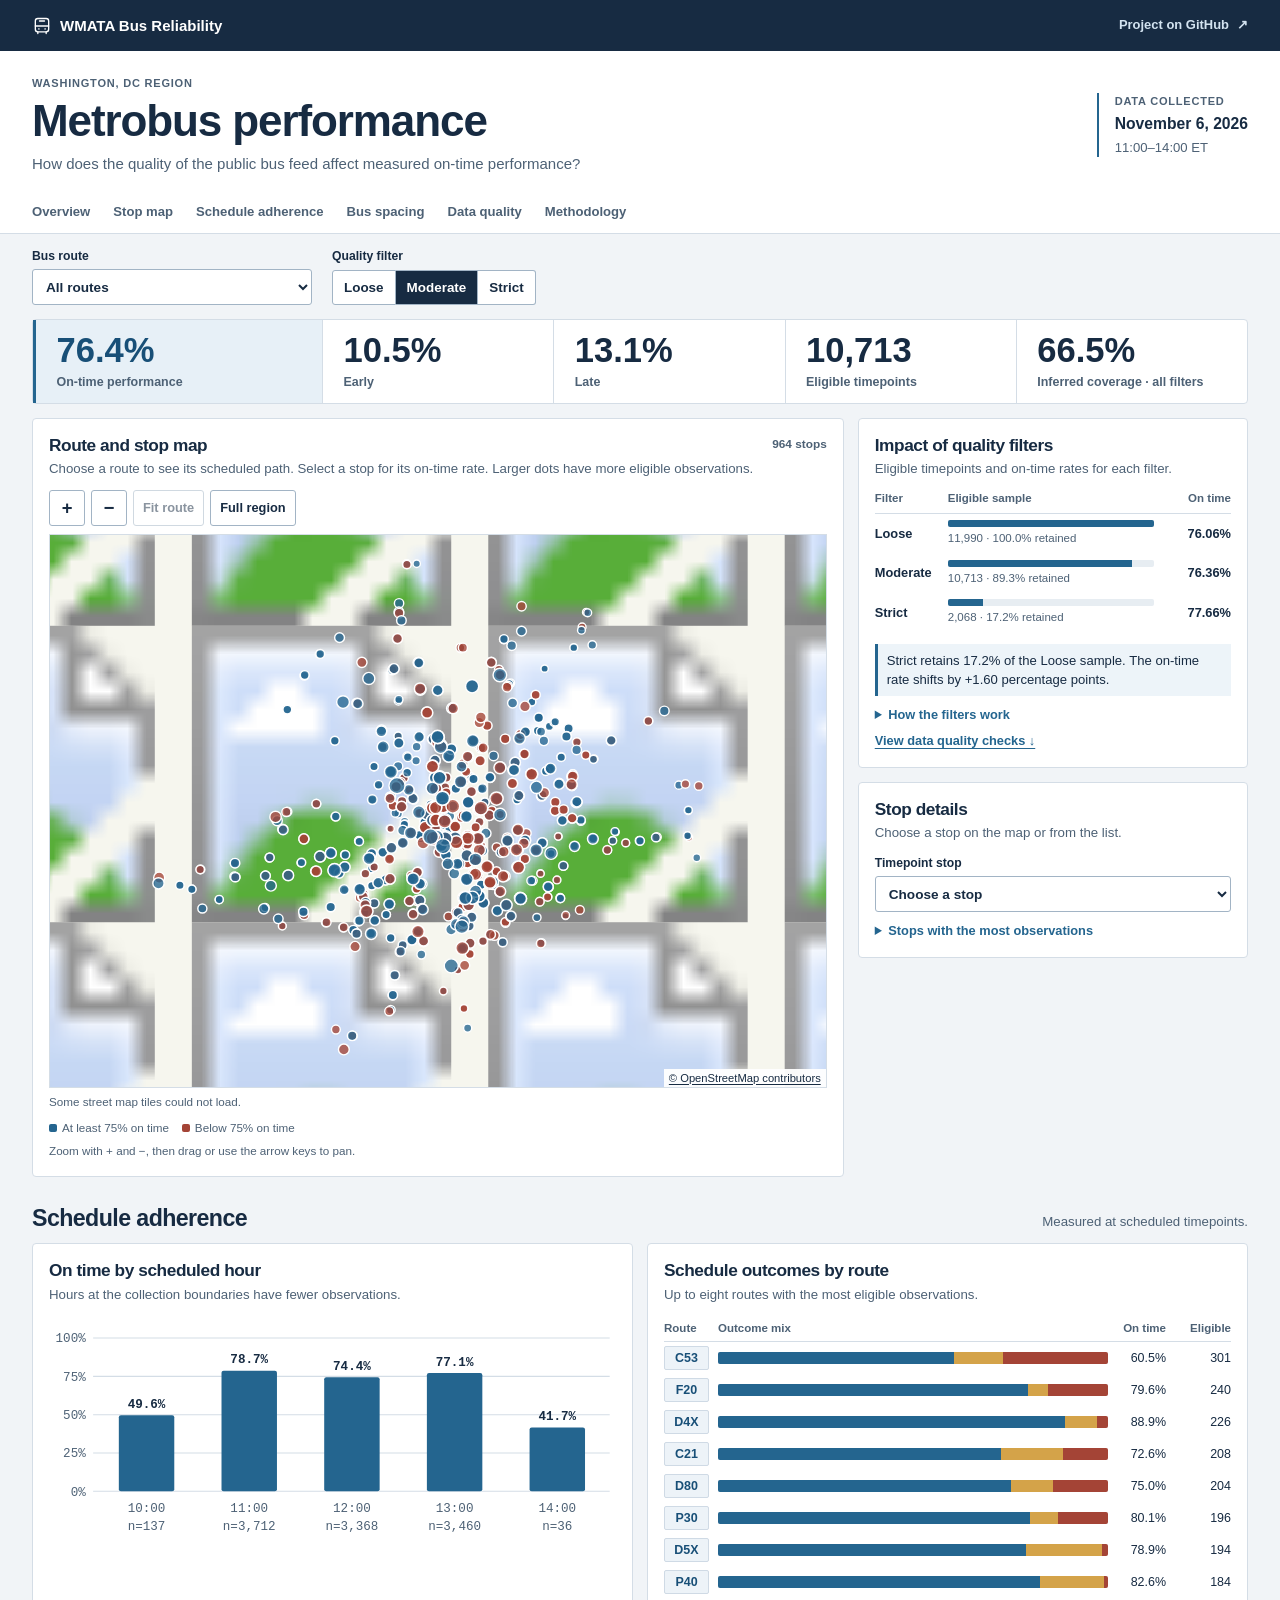
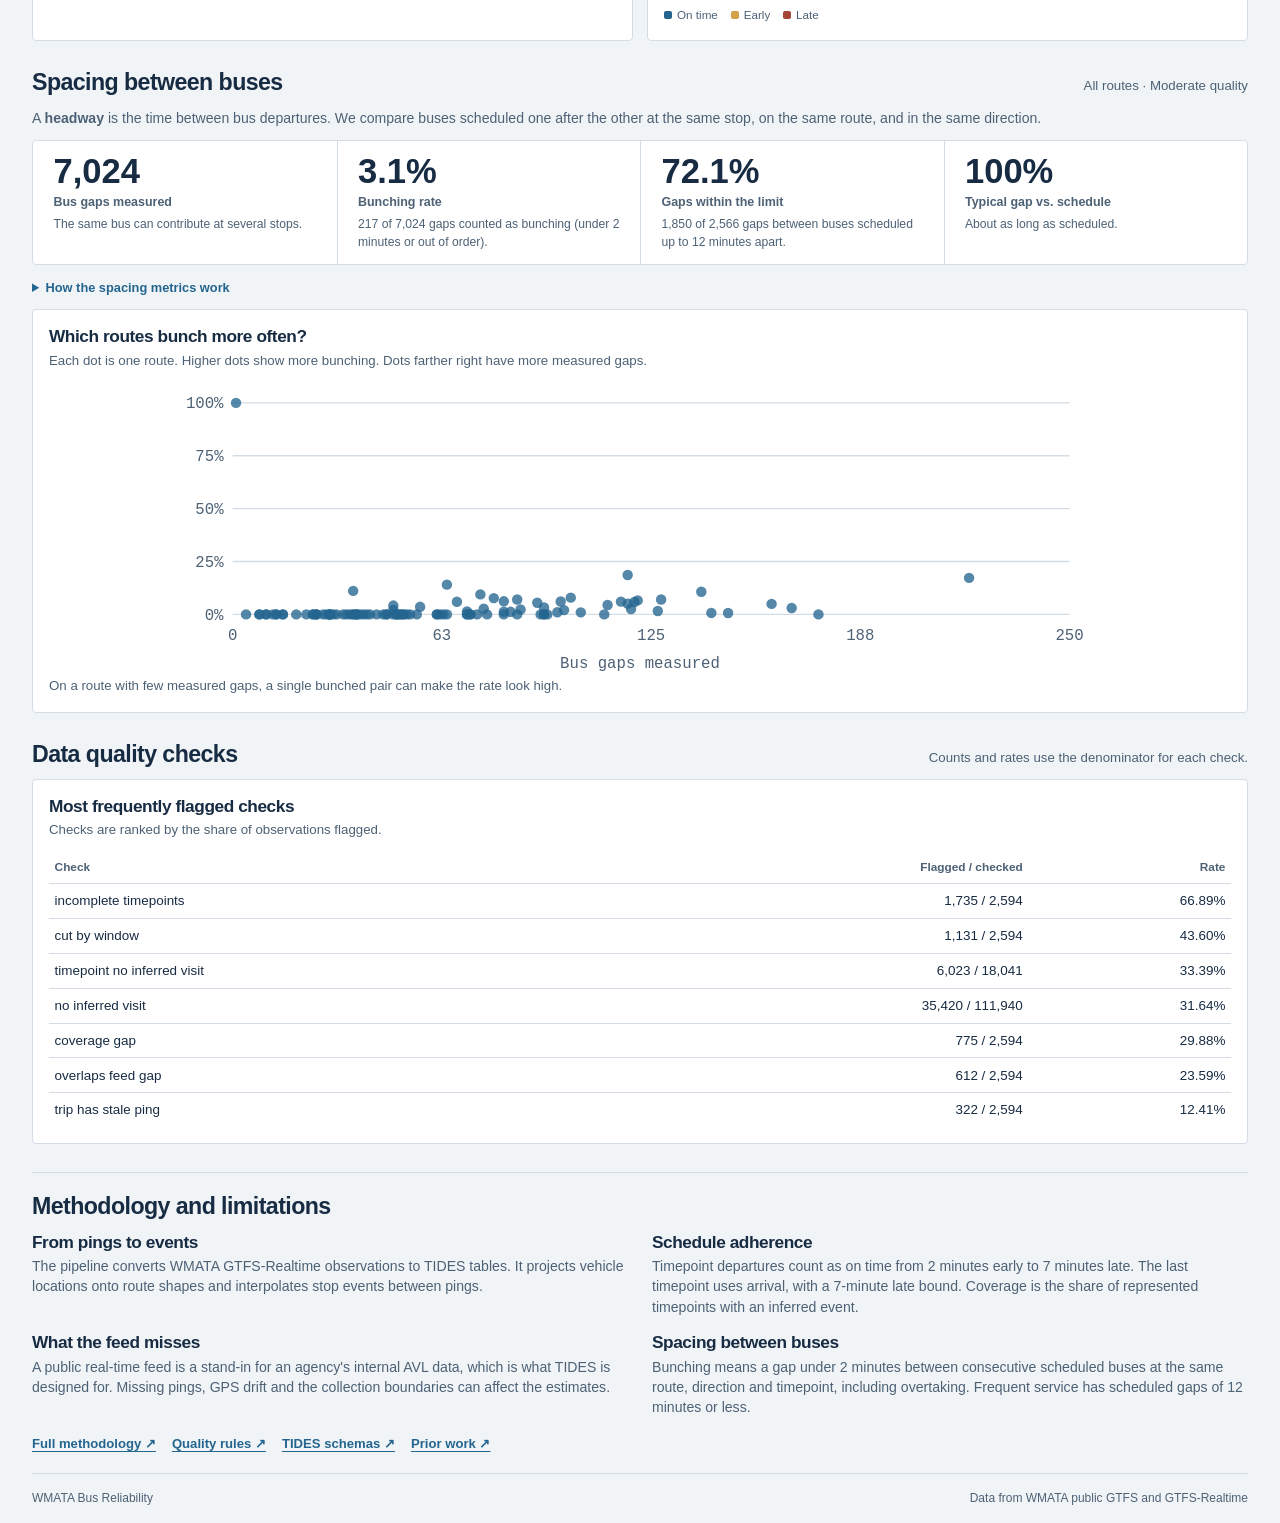
<file: index.html>
<!doctype html>
<html lang="en">
<head>
  <meta charset="utf-8">
  <meta name="viewport" content="width=device-width, initial-scale=1">
  <meta name="description" content="Explore how data quality affects measured on-time performance for WMATA buses.">
  <meta name="theme-color" content="#172b42">
  <title>WMATA Bus Reliability Dashboard</title>
  <link rel="stylesheet" href="style.css?v=6">
  <script defer src="snapshot.js?v=6"></script>
  <script defer src="basemap.js"></script>
  <script defer src="street-map.js"></script>
  <script defer src="map-navigation.js?v=6"></script>
  <script defer src="dashboard.js?v=6"></script>
</head>
<body>
  <a class="skip" href="#dashboard">Skip to dashboard</a>
  <header class="top">
    <div class="wrap masthead">
      <a class="brand" href="#" aria-label="WMATA Bus Reliability home">
        <svg width="20" height="20" viewBox="0 0 24 24" fill="none" stroke="currentColor" stroke-width="1.6" stroke-linecap="round" stroke-linejoin="round" aria-hidden="true">
          <rect x="4" y="3" width="16" height="16" rx="3"/><path d="M4 12h16M7 19v2m10-2v2M8 15.5h.5m7 0h.5M9 6h6"/>
        </svg>
        WMATA Bus Reliability
      </a>
      <a class="source-link" href="https://github.com/Pragyan-dev/wmata-tides-quality">Project on GitHub <span aria-hidden="true">↗</span></a>
    </div>
  </header>

  <div class="intro">
    <div class="wrap intro-inner">
      <div>
        <p class="overline">Washington, DC region</p>
        <h1>Metrobus performance</h1>
        <p class="intro-note">How does the quality of the public bus feed affect measured on-time performance?</p>
      </div>
      <div class="window">
        <span class="overline">Data collected</span>
        <strong><time datetime="2026-11-06">November 6, 2026</time></strong>
        <span>11:00–14:00 ET</span>
      </div>
    </div>
    <nav class="wrap section-nav" aria-label="Dashboard sections">
      <a href="#dashboard">Overview</a>
      <a href="#stops">Stop map</a>
      <a href="#schedule">Schedule adherence</a>
      <a href="#headways">Bus spacing</a>
      <a href="#quality">Data quality</a>
      <a href="#method">Methodology</a>
    </nav>
  </div>

  <main class="wrap" id="dashboard">
    <div class="controls" aria-label="Dashboard filters" role="group">
      <label for="route">Bus route <select id="route"><option value="">All routes</option></select></label>
      <fieldset>
        <legend>Quality filter</legend>
        <label><input type="radio" name="level" value="0">Loose</label>
        <label><input type="radio" name="level" value="1" checked>Moderate</label>
        <label><input type="radio" name="level" value="2">Strict</label>
      </fieldset>
    </div>

    <div id="kpis" class="kpis" aria-label="Schedule performance summary" role="group" aria-live="polite"></div>

    <div class="workbench">
      <section id="stops" class="panel map-panel" aria-labelledby="stops-title">
        <div class="panel-heading">
          <div><h2 id="stops-title">Route and stop map</h2><p>Choose a route to see its scheduled path. Select a stop for its on-time rate. Larger dots have more eligible observations.</p></div>
          <span class="map-count" id="map-count"></span>
        </div>
        <div class="map-tools" role="group" aria-label="Map controls">
          <button id="map-zoom-in" class="map-zoom" type="button" aria-label="Zoom in">+</button>
          <button id="map-zoom-out" class="map-zoom" type="button" aria-label="Zoom out">−</button>
          <button id="map-fit" type="button" disabled>Fit route</button>
          <button id="map-reset" type="button">Full region</button>
        </div>
        <div class="map-viewport">
          <div id="stop-map" tabindex="0" role="group" aria-label="Interactive stop map" aria-describedby="map-help"></div>
          <a class="map-credit" href="https://www.openstreetmap.org/copyright">© OpenStreetMap contributors</a>
        </div>
        <p id="map-status" class="map-help" role="status" hidden>Some street map tiles could not load.</p>
        <div class="map-footer">
          <div class="legend"><span id="map-route-legend" class="route-swatch" hidden></span><span class="on-time">At least 75% on time</span><span class="late">Below 75% on time</span></div>
        </div>
        <p id="map-help" class="map-help">Zoom with + and −, then drag or use the arrow keys to pan.</p>
      </section>

      <div class="inspector">
        <section id="quality" class="panel quality-panel" aria-labelledby="quality-title">
          <div class="panel-heading">
            <div><h2 id="quality-title">Impact of quality filters</h2><p>Eligible timepoints and on-time rates for each filter.</p></div>
          </div>
          <div id="sensitivity"></div>
          <p class="callout" id="quality-insight" aria-live="polite"></p>
          <details>
            <summary>How the filters work</summary>
            <p>Loose keeps every inferred event. Moderate requires gaps of at most 120 seconds, at most 20% off-route pings, and at least 10 on-route pings. Strict also requires complete trips inside the window, shorter gaps, shape-based times, and no flagged speed, stale ping, or coverage issues.</p>
          </details>
          <a class="panel-link" href="#quality-checks">View data quality checks ↓</a>
        </section>

        <section class="panel stop-panel" aria-labelledby="stop-detail-title">
          <div class="panel-heading"><div><h2 id="stop-detail-title">Stop details</h2><p id="stop-detail" aria-live="polite">Choose a stop on the map or from the list.</p></div></div>
          <label class="stop-control" for="stop">Timepoint stop <select id="stop"><option value="">Choose a stop</option></select></label>
          <details>
            <summary>Stops with the most observations</summary>
            <div id="stop-table"></div>
          </details>
        </section>
      </div>
    </div>

    <section id="schedule" class="report-section" aria-labelledby="performance-title">
      <div class="section-head"><h2 id="performance-title">Schedule adherence</h2><p>Measured at scheduled timepoints.</p></div>
      <div class="panels">
        <article class="panel">
          <div class="panel-heading"><div><h3>On time by scheduled hour</h3><p>Hours at the collection boundaries have fewer observations.</p></div></div>
          <div id="hour-chart"></div>
        </article>
        <article class="panel">
          <div class="panel-heading"><div><h3>Schedule outcomes by route</h3><p>Up to eight routes with the most eligible observations.</p></div></div>
          <div id="route-chart"></div>
          <div class="legend"><span class="on-time">On time</span><span class="early">Early</span><span class="late">Late</span></div>
        </article>
      </div>
    </section>

    <section id="headways" class="report-section" aria-labelledby="headway-title">
      <div class="section-head"><h2 id="headway-title">Spacing between buses</h2><p id="headway-scope"></p></div>
      <p class="headway-intro">A <strong>headway</strong> is the time between bus departures. We compare buses scheduled one after the other at the same stop, on the same route, and in the same direction.</p>
      <div id="headway-kpis" class="kpis headway-kpis" aria-live="polite"></div>
      <details class="headway-notes">
        <summary>How the spacing metrics work</summary>
        <p>For frequent service, the limit is the scheduled gap plus 15%, rounded up to the next whole minute. A gap can be short enough to count as bunching and still be below the limit.</p>
        <p>To get the typical gap, we divide each measured gap by its scheduled gap and take the middle result.</p>
      </details>
      <article id="headway-comparison" class="panel">
        <div class="panel-heading"><div><h3>Which routes bunch more often?</h3><p>Each dot is one route. Higher dots show more bunching. Dots farther right have more measured gaps.</p></div></div>
        <div id="scatter"></div>
        <p id="scatter-detail" class="chart-detail" aria-live="polite"></p>
      </article>
    </section>

    <section id="quality-checks" class="report-section" aria-labelledby="checks-title">
      <div class="section-head"><h2 id="checks-title">Data quality checks</h2><p>Counts and rates use the denominator for each check.</p></div>
      <div class="panel checks-panel">
        <div class="panel-heading"><div><h3>Most frequently flagged checks</h3><p>Checks are ranked by the share of observations flagged.</p></div></div>
        <div id="check-table"></div>
      </div>
    </section>

    <section id="method" class="report-section method" aria-labelledby="method-title">
      <div class="section-head"><h2 id="method-title">Methodology and limitations</h2></div>
      <div class="method-grid">
        <div><h3>From pings to events</h3><p>The pipeline converts WMATA GTFS-Realtime observations to TIDES tables. It projects vehicle locations onto route shapes and interpolates stop events between pings.</p></div>
        <div><h3>Schedule adherence</h3><p>Timepoint departures count as on time from 2 minutes early to 7 minutes late. The last timepoint uses arrival, with a 7-minute late bound. Coverage is the share of represented timepoints with an inferred event.</p></div>
        <div><h3>What the feed misses</h3><p>A public real-time feed is a stand-in for an agency's internal AVL data, which is what TIDES is designed for. Missing pings, GPS drift and the collection boundaries can affect the estimates.</p></div>
        <div><h3>Spacing between buses</h3><p>Bunching means a gap under 2 minutes between consecutive scheduled buses at the same route, direction and timepoint, including overtaking. Frequent service has scheduled gaps of 12 minutes or less.</p></div>
      </div>
      <div class="method-links">
        <a href="https://github.com/Pragyan-dev/wmata-tides-quality/blob/main/docs/METHODOLOGY.md">Full methodology ↗</a>
        <a href="https://github.com/Pragyan-dev/wmata-tides-quality/blob/main/docs/DATA_QUALITY.md">Quality rules ↗</a>
        <a href="https://github.com/TIDES-transit/TIDES">TIDES schemas ↗</a>
        <a href="https://github.com/evansiroky/gtfs-rt-to-tides">Prior work ↗</a>
      </div>
    </section>
    <noscript>This dashboard needs JavaScript to display the snapshot and filters.</noscript>
  </main>
  <footer class="wrap footer"><span>WMATA Bus Reliability</span><span>Data from WMATA public GTFS and GTFS-Realtime</span></footer>
</body>
</html>
</file>
<file: style.css>
:root {
  color-scheme: light;
  --paper: #f1f4f7;
  --panel: #fff;
  --ink: #172b42;
  --quiet: #4d6175;
  --line: #d4dde6;
  --blue: #24658f;
  --gold: #d4a349;
  --brick: #a44436;
  --route-path: #583398;
  --focus: #9b4c16;
  --sans: "Avenir Next", "Gill Sans", "Segoe UI", sans-serif;
  --mono: "SFMono-Regular", Consolas, "Liberation Mono", monospace;
}
* { box-sizing: border-box; }
body { margin: 0; background: var(--paper); color: var(--ink); font: 15px/1.45 var(--sans); }
a { color: var(--blue); text-underline-offset: .2em; }
button, select { font: inherit; color: inherit; }
:focus-visible { outline: 3px solid var(--focus); outline-offset: 3px; }
[id] { scroll-margin-top: 16px; }
.skip { position: absolute; left: 1rem; top: -10rem; z-index: 5; padding: .5rem; background: white; }
.skip:focus { top: 1rem; }
.wrap { width: min(100% - 64px, 1376px); margin-inline: auto; }

.top { background: var(--ink); color: white; }
.masthead { display: flex; align-items: center; justify-content: space-between; min-height: 51px; gap: 12px; }
.brand, .source-link { display: inline-flex; align-items: center; gap: 8px; color: inherit; font-weight: 650; text-decoration: none; }
.brand svg { flex: none; }
.source-link { font-size: .81rem; color: #d3e3f0; }
.source-link:hover { text-decoration: underline; }
.top :focus-visible { outline-color: #f0c47b; }
.intro { background: var(--panel); border-bottom: 1px solid var(--line); }
.intro-inner { display: flex; align-items: center; justify-content: space-between; gap: 24px; padding-block: 24px 18px; }
.overline { display: block; color: var(--quiet); font-size: .69rem; font-weight: 750; letter-spacing: .07em; text-transform: uppercase; margin: 0 0 4px; }
h1, h2, h3 { margin: 0; font-weight: 700; line-height: 1.18; letter-spacing: -.025em; }
h1 { font-size: clamp(1.85rem, 3.5vw, 2.75rem); }
h2 { font-size: 1.45rem; }
h3, .panel-heading h2 { font-size: 1.08rem; }
.intro-note { margin: 6px 0 0; color: var(--quiet); }
.window { flex: none; padding-left: 16px; border-left: 2px solid var(--blue); font-size: .82rem; color: var(--quiet); }
.window strong { display: block; margin-bottom: 2px; font-size: .98rem; color: var(--ink); }
.section-nav { display: flex; gap: 23px; overflow-x: auto; white-space: nowrap; font-size: .82rem; }
.section-nav a { padding: 9px 0 10px; border-bottom: 2px solid transparent; text-decoration: none; font-weight: 650; color: var(--quiet); }
.section-nav a:hover, .section-nav a:focus-visible { color: var(--blue); border-color: var(--blue); }
.section-nav a:focus-visible { outline-offset: -3px; }

.controls { display: flex; flex-wrap: wrap; gap: 12px 20px; align-items: end; padding-block: 14px; }
.controls > label, legend, .stop-control { display: block; font-size: .76rem; font-weight: 700; }
.controls > label { width: min(280px, 100%); }
select { display: block; margin-top: 4px; min-height: 36px; padding: 5px 9px; border: 1px solid #a2b4c5; border-radius: 3px; background: var(--panel); font-size: .85rem; }
#route { width: 100%; }
fieldset { display: flex; margin: 0; padding: 4px 0 0; border: 0; }
legend { padding: 0; }
fieldset label { cursor: pointer; border: 1px solid #a2b4c5; padding: 7px 11px; background: var(--panel); font-size: .84rem; font-weight: 650; }
fieldset label:first-of-type { border-radius: 3px 0 0 3px; }
fieldset label:last-of-type { border-radius: 0 3px 3px 0; }
fieldset label + label { border-left: 0; }
fieldset label:has(:checked) { background: var(--ink); color: white; }
fieldset label:has(:focus-visible) { z-index: 1; outline: 3px solid var(--focus); outline-offset: 2px; }
fieldset input { position: absolute; opacity: 0; }

.kpis { display: grid; grid-template-columns: 1.25fr repeat(4, 1fr); margin-bottom: 14px; background: var(--panel); border: 1px solid var(--line); border-radius: 4px; }
.headway-kpis { grid-template-columns: repeat(4, 1fr); }
.kpi { min-width: 0; padding: 12px clamp(10px, 1.6vw, 21px); border-left: 1px solid var(--line); }
.kpi:first-child { border-left: 0; }
.kpi strong { display: block; margin-bottom: 3px; font-size: clamp(1.5rem, 2.7vw, 2.2rem); font-weight: 700; line-height: 1.08; font-variant-numeric: tabular-nums; }
.kpi span { display: block; color: var(--quiet); font-size: .78rem; font-weight: 600; }
.headway-kpis .kpi small { display: block; margin-top: 5px; color: var(--quiet); font-size: .76rem; }
.headway-intro { margin: 0 0 12px; color: var(--quiet); font-size: .88rem; }
.headway-notes { margin: 0 0 12px; }
#kpis .kpi:first-child { background: #e7f0f7; border-left: 3px solid var(--blue); }
#kpis .kpi:first-child strong { color: #184f77; }

.workbench, .panels, .method-grid { display: grid; gap: 14px; }
.workbench { grid-template-columns: minmax(0, 2.08fr) minmax(345px, 1fr); align-items: start; }
.inspector { display: grid; gap: 14px; min-width: 0; }
.panels, .method-grid { grid-template-columns: repeat(2, minmax(0, 1fr)); }
.panel { min-width: 0; padding: 16px; background: var(--panel); border: 1px solid var(--line); border-radius: 4px; }
.panel-heading, .section-head { display: flex; justify-content: space-between; align-items: start; gap: 12px; }
.panel-heading { margin-bottom: 12px; }
.panel-heading p, .section-head p, .chart-detail { color: var(--quiet); font-size: .83rem; margin: 4px 0 0; }
.section-head { align-items: baseline; margin-bottom: 11px; }
.report-section { margin-top: 28px; }
.map-count { flex: none; margin-top: 1px; color: var(--quiet); font-size: .74rem; font-weight: 700; font-variant-numeric: tabular-nums; }
.map-tools { display: flex; flex-wrap: wrap; gap: 6px; margin-bottom: 8px; }
.map-tools button { min-height: 36px; padding: 4px 9px; border: 1px solid #a2b4c5; border-radius: 3px; background: var(--panel); color: var(--ink); font-size: .8rem; font-weight: 700; cursor: pointer; }
.map-tools .map-zoom { min-width: 36px; font-size: 1.15rem; line-height: 1; }
.map-tools button:hover:not(:disabled) { background: #e7f0f7; }
.map-tools button:disabled { opacity: .5; cursor: default; }
.map-footer { display: flex; justify-content: space-between; flex-wrap: wrap; gap: 6px 12px; margin-top: 9px; }
.map-footer .legend { margin: 0; }
.map-viewport { position: relative; }
.map-credit { position: absolute; right: 1px; bottom: 1px; padding: 1px 5px; background: #fffffff0; color: var(--ink); font-size: .7rem; }
.map-help { color: var(--quiet); margin: 6px 0 0; font-size: .73rem; }
.chart { width: 100%; display: block; overflow: visible; }
.chart text { fill: var(--quiet); font: 12px var(--mono); }
.chart .grid { stroke: var(--line); stroke-width: 1; }
.chart .datum { cursor: pointer; }
.chart .datum:focus, .chart .datum.selected { stroke: var(--ink); stroke-width: 2.5; outline: none; }
.chart .value { fill: var(--ink); font-weight: bold; }
#stop-map .chart { overflow: hidden; border: 1px solid var(--line); background: #f6f6ee; }
#stop-map { touch-action: pan-y pinch-zoom; user-select: none; }
#stop-map.zoomed { cursor: grab; touch-action: none; }
#stop-map.dragging, #stop-map.dragging .datum { cursor: grabbing; }
#stop-map .datum { transform-box: fill-box; transform-origin: center; transform: scale(var(--marker-scale, 1)); }
#route-path { pointer-events: none; }
#route-path path { fill: none; stroke-linecap: round; stroke-linejoin: round; vector-effect: non-scaling-stroke; }
#route-path .route-outline { stroke: #fff; stroke-width: 7; }
#route-path .route-line { stroke: var(--route-path); stroke-width: 4; }
#scatter { max-width: 940px; margin-inline: auto; }
.chart-detail { min-height: 1.5em; }
.bar-row { display: grid; grid-template-columns: 45px minmax(0, 1fr) 49px 56px; align-items: center; gap: 9px; padding: 4px 0; font-size: .78rem; font-variant-numeric: tabular-nums; }
.bar-row > :nth-last-child(-n+2) { text-align: right; }
.bar-heading { color: var(--quiet); border-bottom: 1px solid var(--line); font-size: .72rem; font-weight: 700; }
.route-button { padding: 2px 5px; border: 1px solid #cfdae5; border-radius: 2px; background: #edf3f8; color: #184f77; cursor: pointer; font: inherit; font-weight: 750; }
.route-button:hover { background: #dceaf4; text-decoration: underline; }
.stack { display: flex; height: 12px; overflow: hidden; border-radius: 2px; background: #e7edf2; }
.stack i { display: block; background: var(--swatch); }
.on-time { --swatch: var(--blue); }
.early { --swatch: var(--gold); }
.late { --swatch: var(--brick); }
.legend { display: flex; flex-wrap: wrap; gap: .3rem .8rem; margin-top: 9px; color: var(--quiet); font-size: .73rem; }
.legend span::before { content: ""; display: inline-block; background: var(--swatch); width: 8px; height: 8px; margin-right: 5px; border-radius: 2px; }
.legend .route-swatch::before { width: 16px; height: 4px; vertical-align: middle; background: var(--route-path); }

#stop { width: 100%; }
.table-wrap { overflow: auto; }
table { width: 100%; border-collapse: collapse; font-size: .84rem; }
th, td { padding: .45rem .35rem; border-bottom: 1px solid var(--line); text-align: left; }
th { font-size: .74rem; color: var(--quiet); }
td:not(:first-child), th:not(:first-child) { text-align: right; font-variant-numeric: tabular-nums; white-space: nowrap; }
tbody tr:last-child td { border-bottom: 0; }
.callout { margin: 11px 0 0; border-left: 3px solid var(--blue); padding: 7px 9px; background: #edf4f9; font-size: .82rem; }
.sensitivity-row { display: grid; grid-template-columns: 66px minmax(0, 1fr) 70px; gap: 7px; align-items: center; padding: 6px 0; font-size: .8rem; font-variant-numeric: tabular-nums; }
.sensitivity-row > :last-child { text-align: right; }
.sensitivity-row .stack { height: 7px; margin-bottom: 2px; }
.sensitivity-row small { color: var(--quiet); font-size: .72rem; }
.sensitivity-heading { padding-top: 0; border-bottom: 1px solid var(--line); color: var(--quiet); font-size: .72rem; font-weight: 700; }
details { margin-top: 10px; font-size: .8rem; }
summary { cursor: pointer; color: var(--blue); font-weight: 700; }
details p { margin: 5px 0 0; color: var(--quiet); }
.panel-link { display: inline-block; margin-top: 8px; font-size: .8rem; font-weight: 700; }
.method { border-block: 1px solid var(--line); padding: 20px 0; }
.method-grid { gap: 15px 24px; }
.method-grid p { font-size: .88rem; color: var(--quiet); margin: 4px 0 0; }
.method-links { display: flex; flex-wrap: wrap; gap: .45rem 1rem; margin-top: 16px; font-size: .82rem; font-weight: 700; }
.footer { display: flex; flex-wrap: wrap; justify-content: space-between; gap: .5rem; padding: 16px 0; font-size: .75rem; color: var(--quiet); }
.empty { color: var(--quiet); padding-block: 5px; }

@media (max-width: 980px) {
  .wrap { width: calc(100% - 36px); }
  .workbench { grid-template-columns: 1fr; }
  .inspector { grid-template-columns: repeat(2, minmax(0, 1fr)); align-items: start; }
}
@media (max-width: 630px) {
  .wrap { width: calc(100% - 28px); }
  .intro-inner { display: grid; gap: 12px; padding-block: 18px 10px; }
  .window { padding-left: 9px; }
  .window .overline { margin-bottom: 1px; }
  .window strong { display: inline; margin-right: 5px; font-size: .82rem; }
  .section-nav { gap: 15px; }
  .panels, .inspector, .method-grid { grid-template-columns: 1fr; }
  .kpis { grid-template-columns: repeat(2, minmax(0, 1fr)); }
  #kpis .kpi:first-child { grid-column: 1 / -1; }
  .kpi { border-bottom: 1px solid var(--line); }
  .kpi:nth-last-child(-n+2) { border-bottom: 0; }
  #kpis .kpi:nth-child(even), .headway-kpis .kpi:nth-child(odd) { border-left: 0; }
  .section-head { flex-direction: column; gap: 3px; }
  .panel { padding: 12px; }
  .map-panel .panel-heading { flex-wrap: wrap; gap: 5px; }
  #hour-chart .chart text { font-size: 18px; }
  #scatter .chart text { font-size: 22px; }
}
</file>
